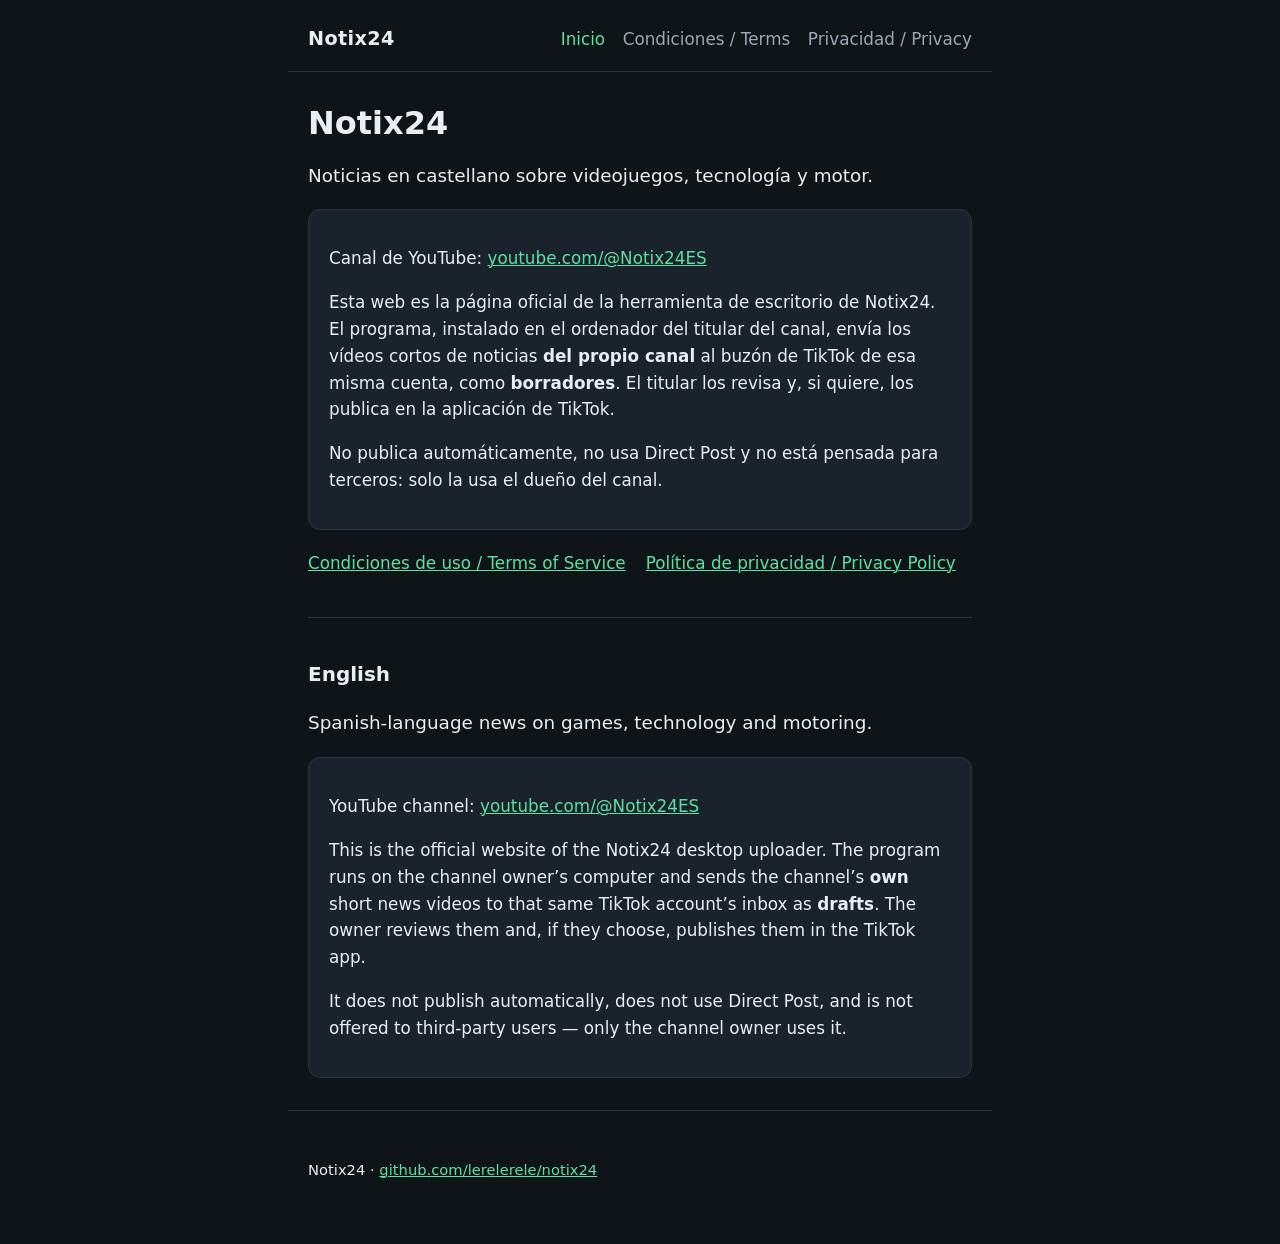
<file: index.html>
<!DOCTYPE html>
<html lang="es">
<head>
  <meta charset="utf-8">
  <meta name="viewport" content="width=device-width, initial-scale=1">
  <title>Notix24</title>
  <meta name="description" content="Notix24: noticias en castellano sobre videojuegos, tecnología y motor. Canal de YouTube y herramienta de escritorio para enviar borradores al buzón de TikTok del propio canal.">
  <link rel="stylesheet" href="style.css">
</head>
<body>
  <header>
    <a class="brand" href="index.html">Notix24</a>
    <nav>
      <a href="index.html" aria-current="page">Inicio</a>
      <a href="terms.html">Condiciones / Terms</a>
      <a href="privacy.html">Privacidad / Privacy</a>
    </nav>
  </header>
  <main>
    <h1>Notix24</h1>
    <p class="lead">Noticias en castellano sobre videojuegos, tecnología y motor.</p>
    <div class="card">
      <p>Canal de YouTube: <a href="https://www.youtube.com/@Notix24ES">youtube.com/@Notix24ES</a></p>
      <p>Esta web es la página oficial de la herramienta de escritorio de Notix24. El programa, instalado en el ordenador del titular del canal, envía los vídeos cortos de noticias <strong>del propio canal</strong> al buzón de TikTok de esa misma cuenta, como <strong>borradores</strong>. El titular los revisa y, si quiere, los publica en la aplicación de TikTok.</p>
      <p>No publica automáticamente, no usa Direct Post y no está pensada para terceros: solo la usa el dueño del canal.</p>
    </div>

    <div class="links">
      <a href="terms.html">Condiciones de uso / Terms of Service</a>
      <a href="privacy.html">Política de privacidad / Privacy Policy</a>
    </div>

    <hr>
    <h2 lang="en">English</h2>
    <p lang="en" class="lead">Spanish-language news on games, technology and motoring.</p>
    <div class="card" lang="en">
      <p>YouTube channel: <a href="https://www.youtube.com/@Notix24ES">youtube.com/@Notix24ES</a></p>
      <p>This is the official website of the Notix24 desktop uploader. The program runs on the channel owner’s computer and sends the channel’s <strong>own</strong> short news videos to that same TikTok account’s inbox as <strong>drafts</strong>. The owner reviews them and, if they choose, publishes them in the TikTok app.</p>
      <p>It does not publish automatically, does not use Direct Post, and is not offered to third-party users — only the channel owner uses it.</p>
    </div>
  </main>
  <footer>
    <p>Notix24 · <a href="https://github.com/lerelerele/notix24">github.com/lerelerele/notix24</a></p>
  </footer>
</body>
</html>
</file>
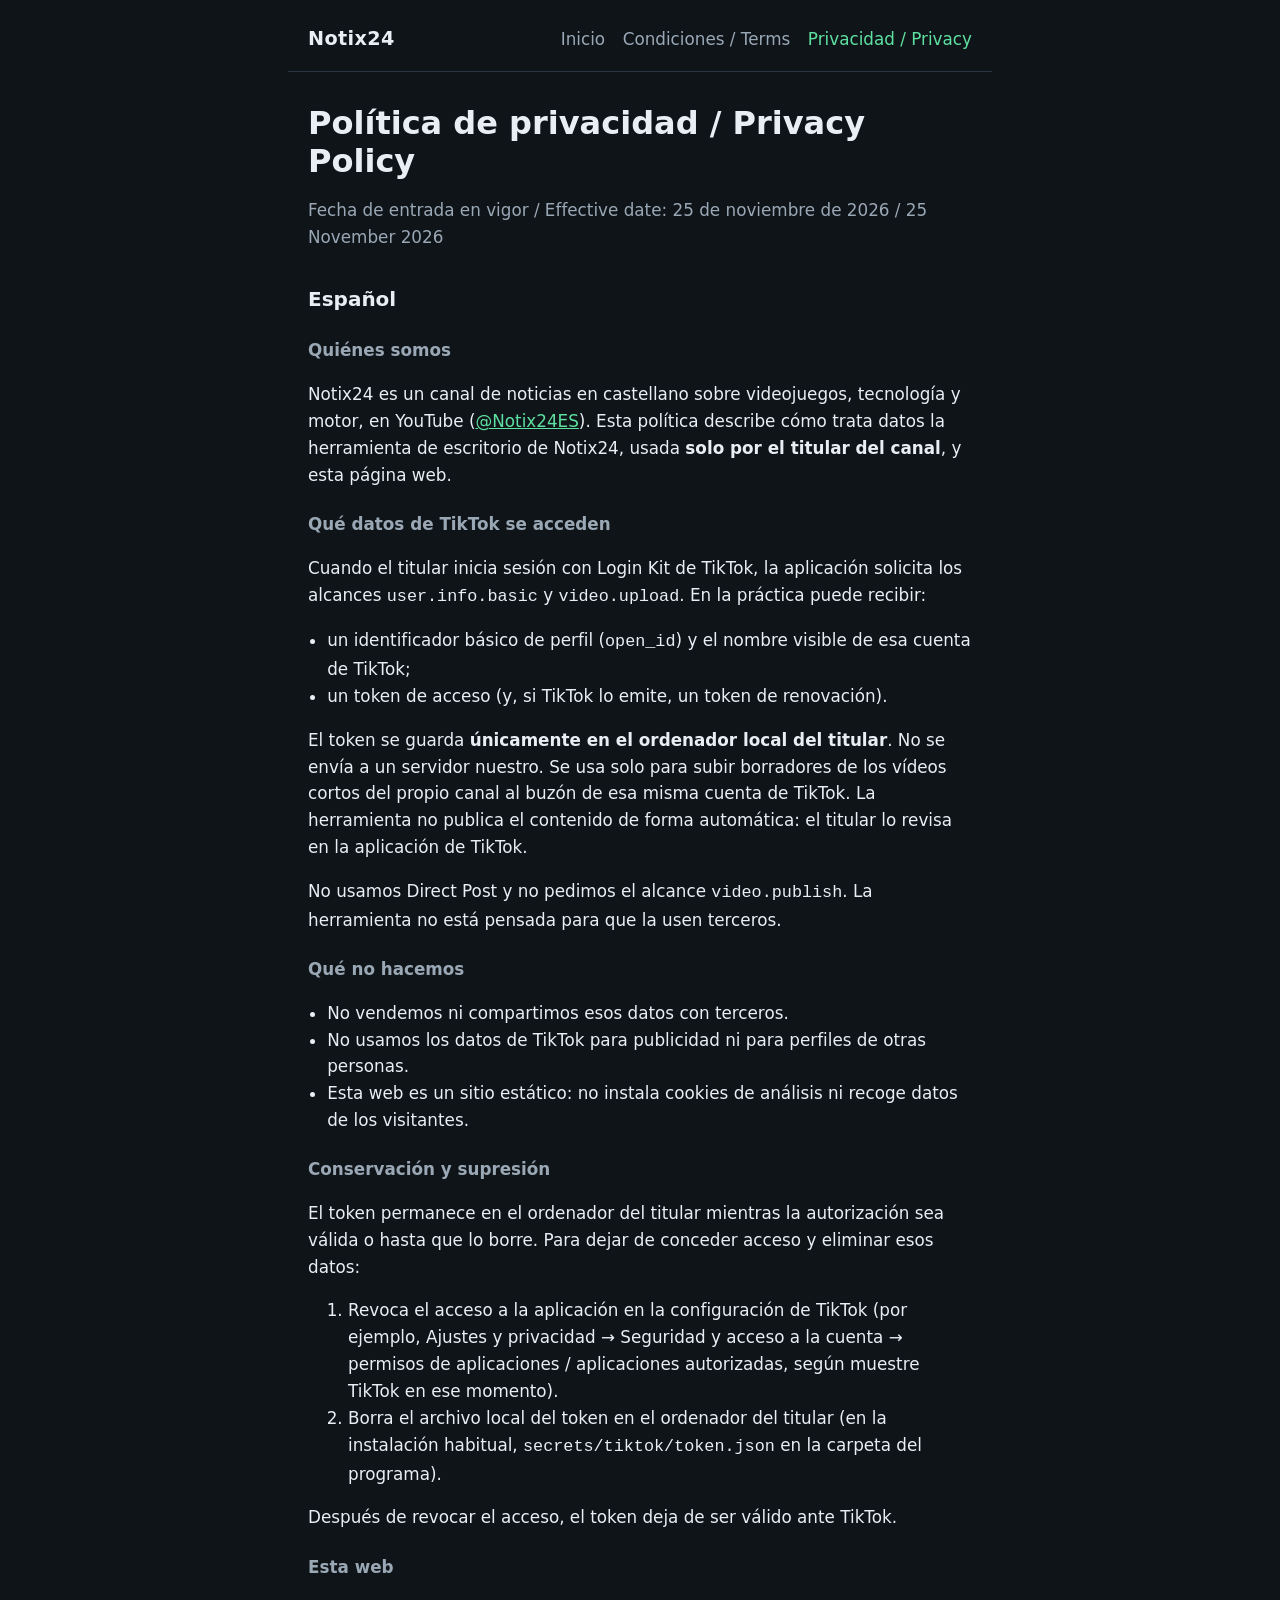
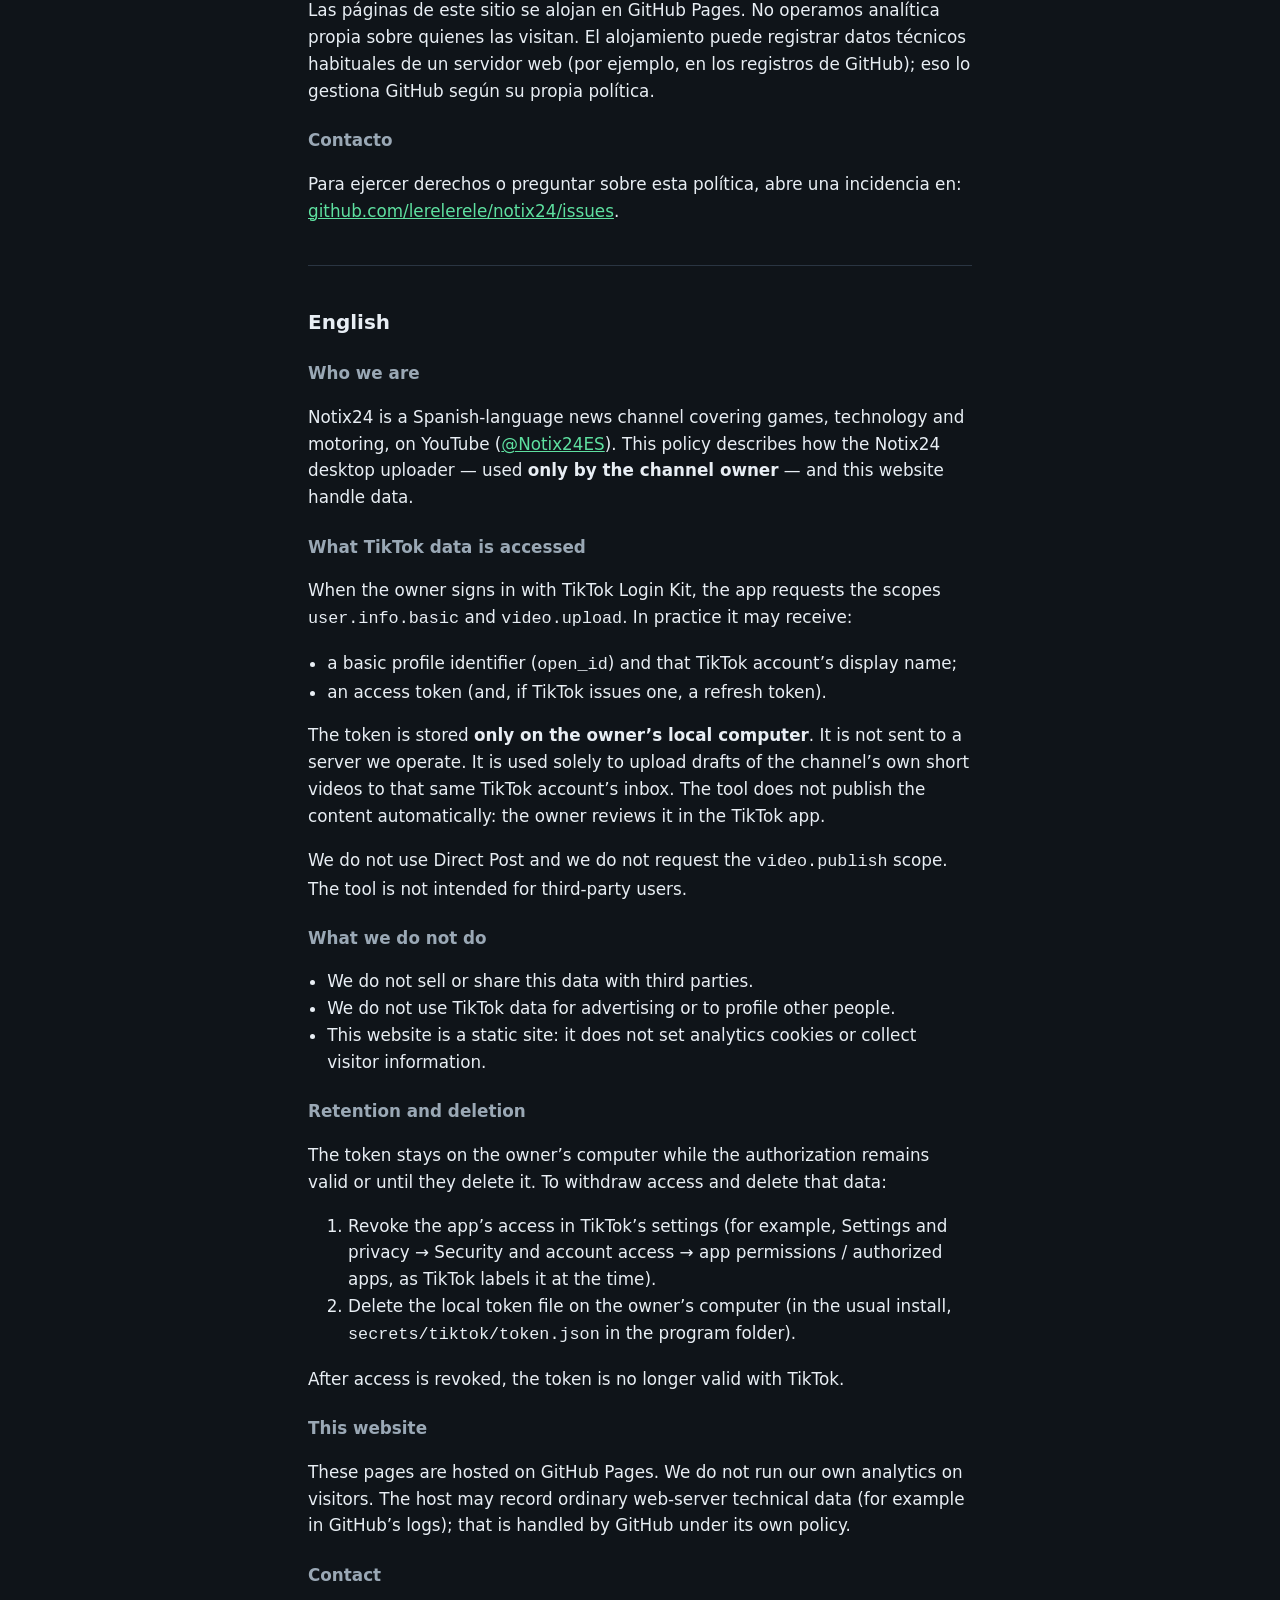
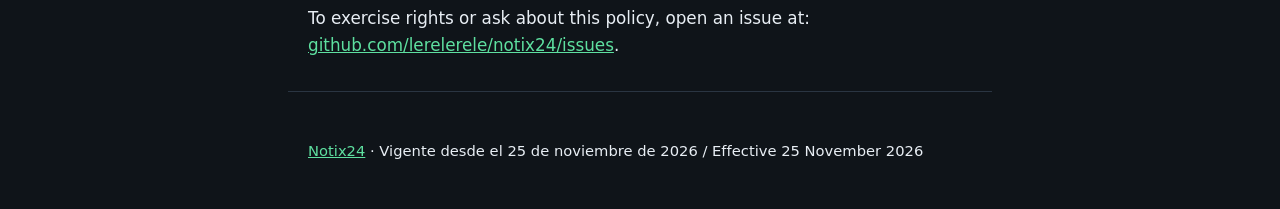
<file: privacy.html>
<!DOCTYPE html>
<html lang="es">
<head>
  <meta charset="utf-8">
  <meta name="viewport" content="width=device-width, initial-scale=1">
  <title>Política de privacidad / Privacy Policy — Notix24</title>
  <meta name="description" content="Privacy Policy and Política de privacidad for the Notix24 desktop uploader. Effective date 25 November 2026.">
  <link rel="stylesheet" href="style.css">
</head>
<body>
  <header>
    <a class="brand" href="index.html">Notix24</a>
    <nav>
      <a href="index.html">Inicio</a>
      <a href="terms.html">Condiciones / Terms</a>
      <a href="privacy.html" aria-current="page">Privacidad / Privacy</a>
    </nav>
  </header>
  <main>
    <h1>Política de privacidad / Privacy Policy</h1>
    <p class="date">Fecha de entrada en vigor / Effective date: 25 de noviembre de 2026 / 25 November 2026</p>

    <h2>Español</h2>
    <h3>Quiénes somos</h3>
    <p>Notix24 es un canal de noticias en castellano sobre videojuegos, tecnología y motor, en YouTube (<a href="https://www.youtube.com/@Notix24ES">@Notix24ES</a>). Esta política describe cómo trata datos la herramienta de escritorio de Notix24, usada <strong>solo por el titular del canal</strong>, y esta página web.</p>

    <h3>Qué datos de TikTok se acceden</h3>
    <p>Cuando el titular inicia sesión con Login Kit de TikTok, la aplicación solicita los alcances <code>user.info.basic</code> y <code>video.upload</code>. En la práctica puede recibir:</p>
    <ul>
      <li>un identificador básico de perfil (<code>open_id</code>) y el nombre visible de esa cuenta de TikTok;</li>
      <li>un token de acceso (y, si TikTok lo emite, un token de renovación).</li>
    </ul>
    <p>El token se guarda <strong>únicamente en el ordenador local del titular</strong>. No se envía a un servidor nuestro. Se usa solo para subir borradores de los vídeos cortos del propio canal al buzón de esa misma cuenta de TikTok. La herramienta no publica el contenido de forma automática: el titular lo revisa en la aplicación de TikTok.</p>
    <p>No usamos Direct Post y no pedimos el alcance <code>video.publish</code>. La herramienta no está pensada para que la usen terceros.</p>

    <h3>Qué no hacemos</h3>
    <ul>
      <li>No vendemos ni compartimos esos datos con terceros.</li>
      <li>No usamos los datos de TikTok para publicidad ni para perfiles de otras personas.</li>
      <li>Esta web es un sitio estático: no instala cookies de análisis ni recoge datos de los visitantes.</li>
    </ul>

    <h3>Conservación y supresión</h3>
    <p>El token permanece en el ordenador del titular mientras la autorización sea válida o hasta que lo borre. Para dejar de conceder acceso y eliminar esos datos:</p>
    <ol>
      <li>Revoca el acceso a la aplicación en la configuración de TikTok (por ejemplo, Ajustes y privacidad → Seguridad y acceso a la cuenta → permisos de aplicaciones / aplicaciones autorizadas, según muestre TikTok en ese momento).</li>
      <li>Borra el archivo local del token en el ordenador del titular (en la instalación habitual, <code>secrets/tiktok/token.json</code> en la carpeta del programa).</li>
    </ol>
    <p>Después de revocar el acceso, el token deja de ser válido ante TikTok.</p>

    <h3>Esta web</h3>
    <p>Las páginas de este sitio se alojan en GitHub Pages. No operamos analítica propia sobre quienes las visitan. El alojamiento puede registrar datos técnicos habituales de un servidor web (por ejemplo, en los registros de GitHub); eso lo gestiona GitHub según su propia política.</p>

    <h3>Contacto</h3>
    <p>Para ejercer derechos o preguntar sobre esta política, abre una incidencia en: <a href="https://github.com/lerelerele/notix24/issues">github.com/lerelerele/notix24/issues</a>.</p>

    <hr>

    <h2 lang="en">English</h2>
    <h3 lang="en">Who we are</h3>
    <p lang="en">Notix24 is a Spanish-language news channel covering games, technology and motoring, on YouTube (<a href="https://www.youtube.com/@Notix24ES">@Notix24ES</a>). This policy describes how the Notix24 desktop uploader — used <strong>only by the channel owner</strong> — and this website handle data.</p>

    <h3 lang="en">What TikTok data is accessed</h3>
    <p lang="en">When the owner signs in with TikTok Login Kit, the app requests the scopes <code>user.info.basic</code> and <code>video.upload</code>. In practice it may receive:</p>
    <ul lang="en">
      <li>a basic profile identifier (<code>open_id</code>) and that TikTok account’s display name;</li>
      <li>an access token (and, if TikTok issues one, a refresh token).</li>
    </ul>
    <p lang="en">The token is stored <strong>only on the owner’s local computer</strong>. It is not sent to a server we operate. It is used solely to upload drafts of the channel’s own short videos to that same TikTok account’s inbox. The tool does not publish the content automatically: the owner reviews it in the TikTok app.</p>
    <p lang="en">We do not use Direct Post and we do not request the <code>video.publish</code> scope. The tool is not intended for third-party users.</p>

    <h3 lang="en">What we do not do</h3>
    <ul lang="en">
      <li>We do not sell or share this data with third parties.</li>
      <li>We do not use TikTok data for advertising or to profile other people.</li>
      <li>This website is a static site: it does not set analytics cookies or collect visitor information.</li>
    </ul>

    <h3 lang="en">Retention and deletion</h3>
    <p lang="en">The token stays on the owner’s computer while the authorization remains valid or until they delete it. To withdraw access and delete that data:</p>
    <ol lang="en">
      <li>Revoke the app’s access in TikTok’s settings (for example, Settings and privacy → Security and account access → app permissions / authorized apps, as TikTok labels it at the time).</li>
      <li>Delete the local token file on the owner’s computer (in the usual install, <code>secrets/tiktok/token.json</code> in the program folder).</li>
    </ol>
    <p lang="en">After access is revoked, the token is no longer valid with TikTok.</p>

    <h3 lang="en">This website</h3>
    <p lang="en">These pages are hosted on GitHub Pages. We do not run our own analytics on visitors. The host may record ordinary web-server technical data (for example in GitHub’s logs); that is handled by GitHub under its own policy.</p>

    <h3 lang="en">Contact</h3>
    <p lang="en">To exercise rights or ask about this policy, open an issue at: <a href="https://github.com/lerelerele/notix24/issues">github.com/lerelerele/notix24/issues</a>.</p>
  </main>
  <footer>
    <p><a href="index.html">Notix24</a> · Vigente desde el 25 de noviembre de 2026 / Effective 25 November 2026</p>
  </footer>
</body>
</html>
</file>
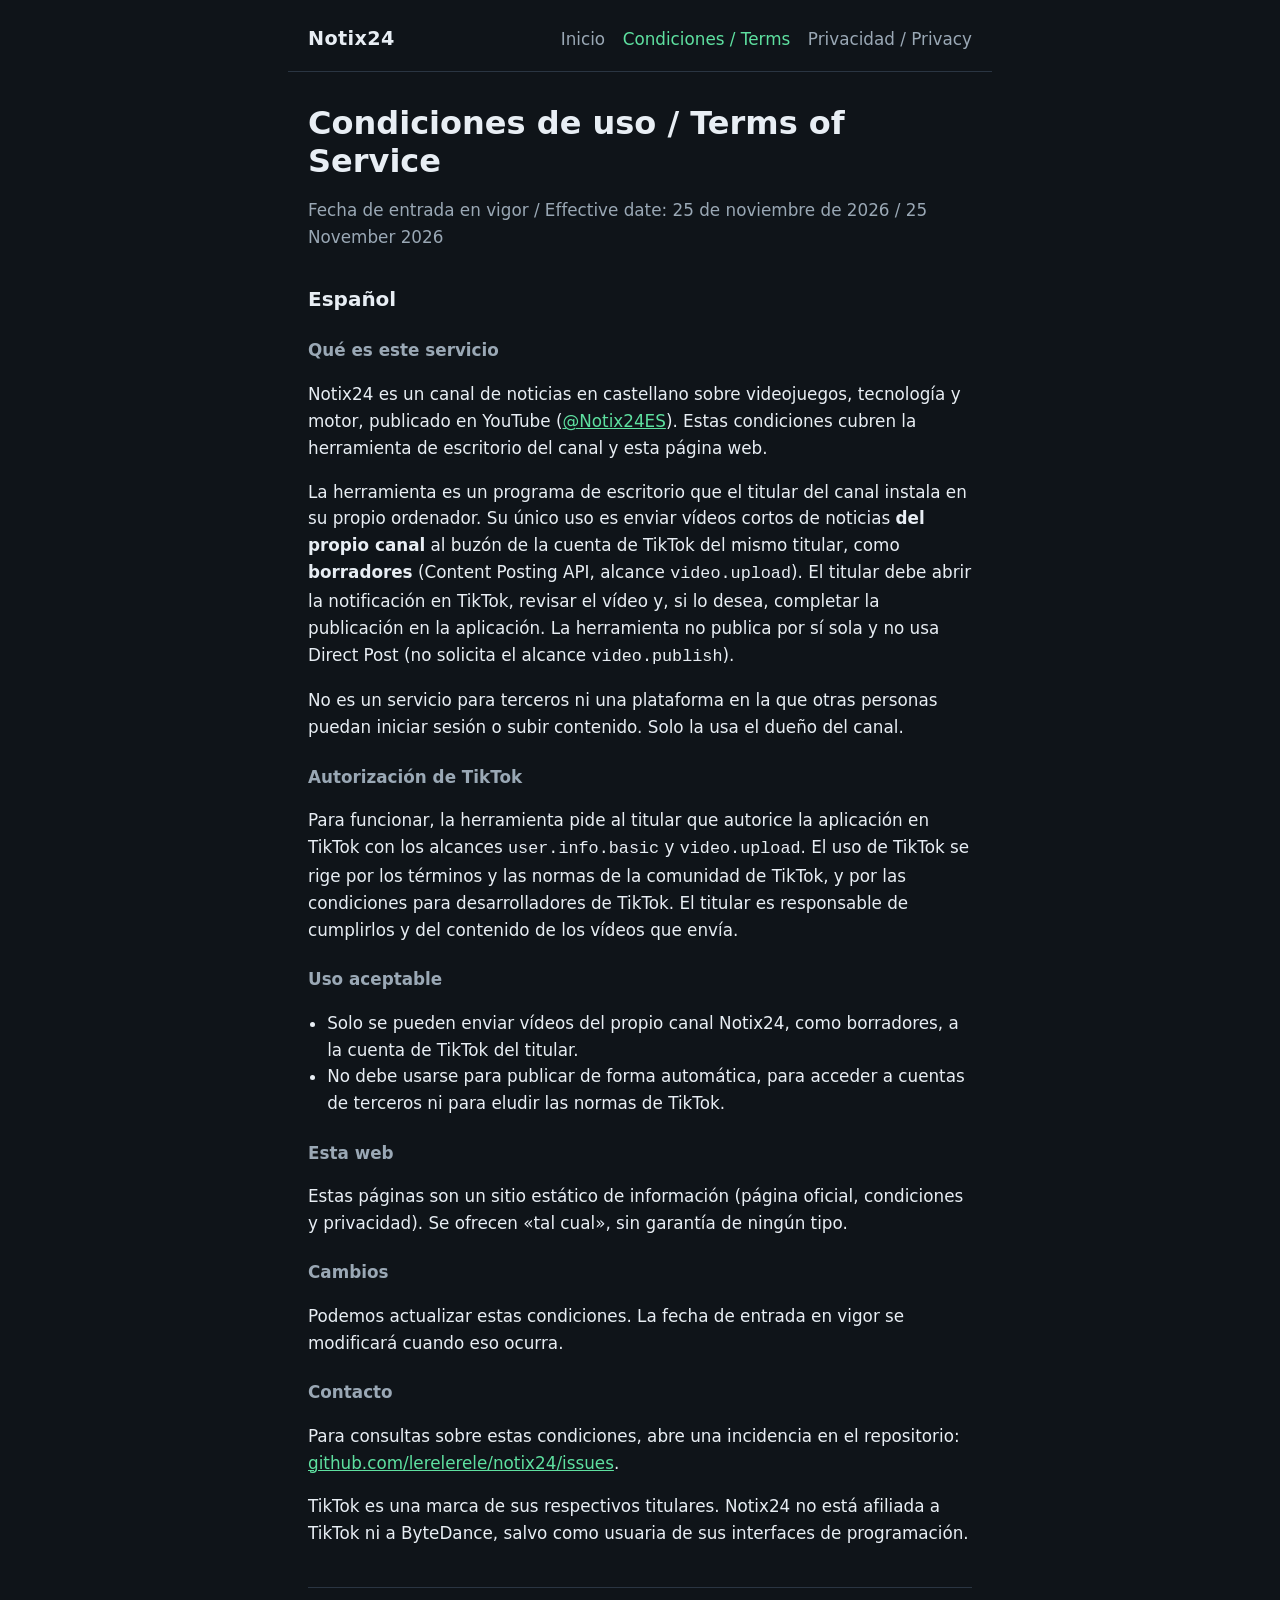
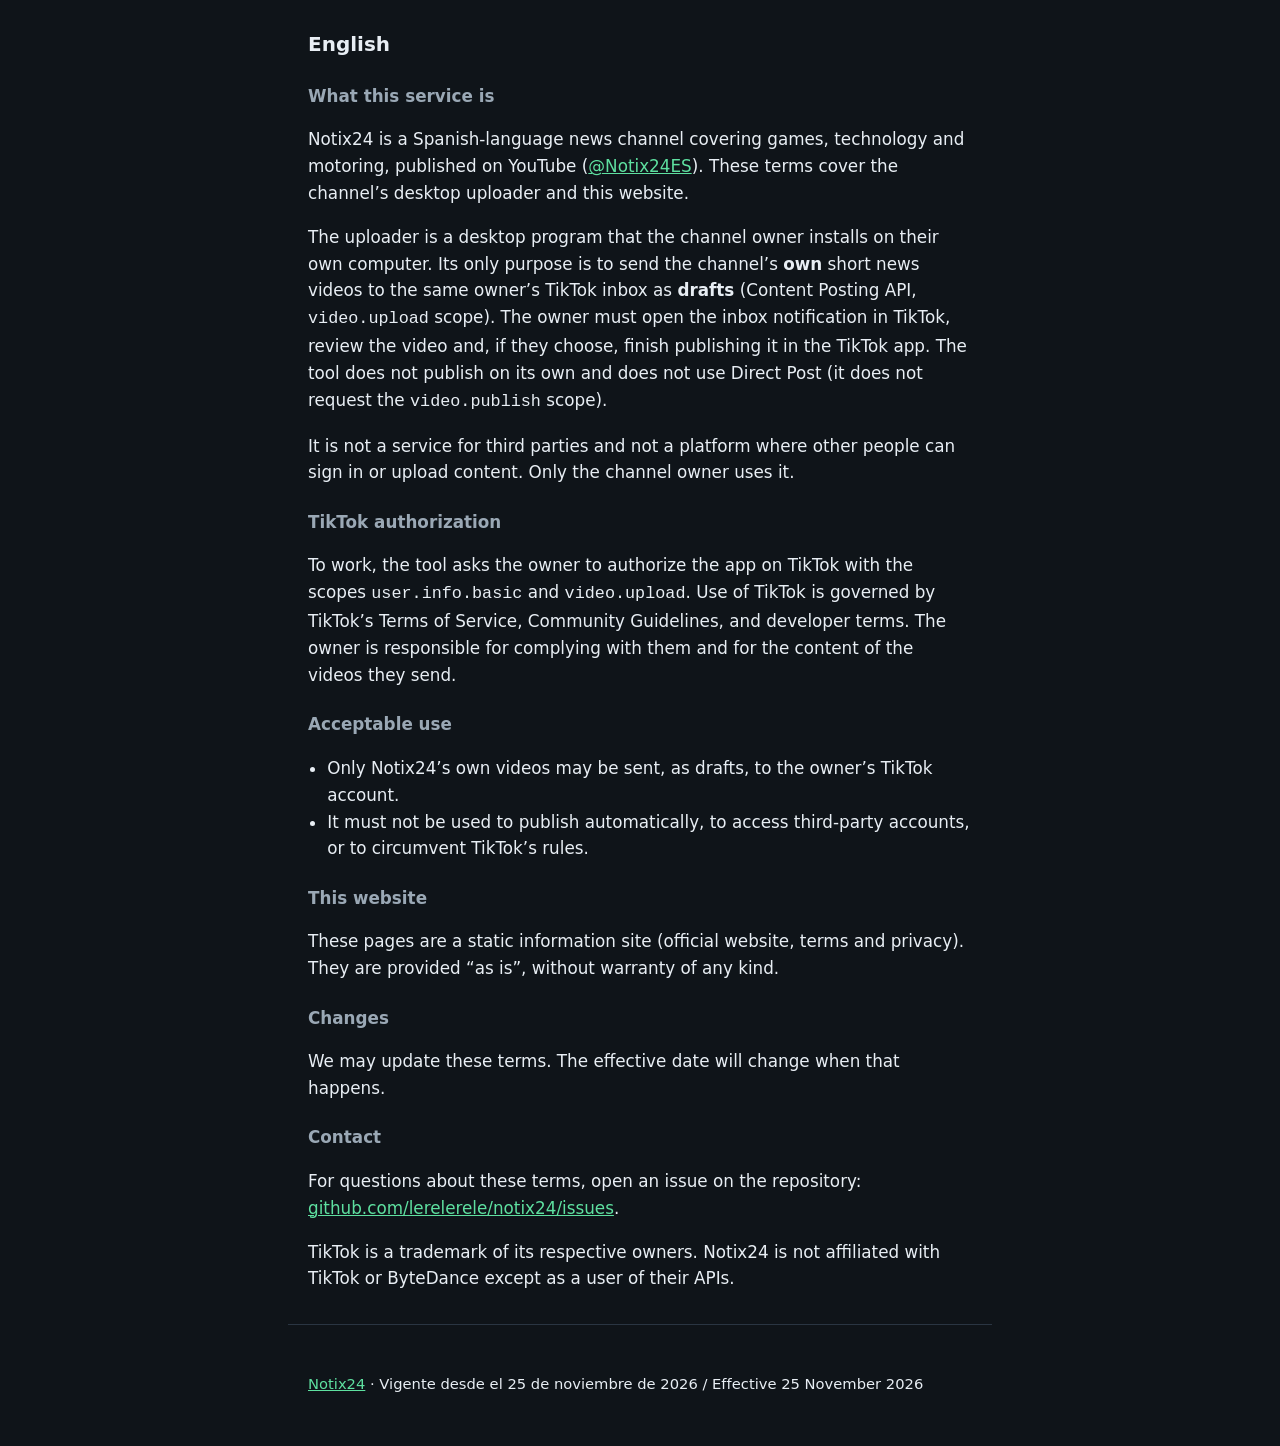
<file: terms.html>
<!DOCTYPE html>
<html lang="es">
<head>
  <meta charset="utf-8">
  <meta name="viewport" content="width=device-width, initial-scale=1">
  <title>Condiciones de uso / Terms of Service — Notix24</title>
  <meta name="description" content="Terms of Service and Condiciones de uso for the Notix24 desktop uploader. Effective date 25 November 2026.">
  <link rel="stylesheet" href="style.css">
</head>
<body>
  <header>
    <a class="brand" href="index.html">Notix24</a>
    <nav>
      <a href="index.html">Inicio</a>
      <a href="terms.html" aria-current="page">Condiciones / Terms</a>
      <a href="privacy.html">Privacidad / Privacy</a>
    </nav>
  </header>
  <main>
    <h1>Condiciones de uso / Terms of Service</h1>
    <p class="date">Fecha de entrada en vigor / Effective date: 25 de noviembre de 2026 / 25 November 2026</p>

    <h2>Español</h2>
    <h3>Qué es este servicio</h3>
    <p>Notix24 es un canal de noticias en castellano sobre videojuegos, tecnología y motor, publicado en YouTube (<a href="https://www.youtube.com/@Notix24ES">@Notix24ES</a>). Estas condiciones cubren la herramienta de escritorio del canal y esta página web.</p>
    <p>La herramienta es un programa de escritorio que el titular del canal instala en su propio ordenador. Su único uso es enviar vídeos cortos de noticias <strong>del propio canal</strong> al buzón de la cuenta de TikTok del mismo titular, como <strong>borradores</strong> (Content Posting API, alcance <code>video.upload</code>). El titular debe abrir la notificación en TikTok, revisar el vídeo y, si lo desea, completar la publicación en la aplicación. La herramienta no publica por sí sola y no usa Direct Post (no solicita el alcance <code>video.publish</code>).</p>
    <p>No es un servicio para terceros ni una plataforma en la que otras personas puedan iniciar sesión o subir contenido. Solo la usa el dueño del canal.</p>

    <h3>Autorización de TikTok</h3>
    <p>Para funcionar, la herramienta pide al titular que autorice la aplicación en TikTok con los alcances <code>user.info.basic</code> y <code>video.upload</code>. El uso de TikTok se rige por los términos y las normas de la comunidad de TikTok, y por las condiciones para desarrolladores de TikTok. El titular es responsable de cumplirlos y del contenido de los vídeos que envía.</p>

    <h3>Uso aceptable</h3>
    <ul>
      <li>Solo se pueden enviar vídeos del propio canal Notix24, como borradores, a la cuenta de TikTok del titular.</li>
      <li>No debe usarse para publicar de forma automática, para acceder a cuentas de terceros ni para eludir las normas de TikTok.</li>
    </ul>

    <h3>Esta web</h3>
    <p>Estas páginas son un sitio estático de información (página oficial, condiciones y privacidad). Se ofrecen «tal cual», sin garantía de ningún tipo.</p>

    <h3>Cambios</h3>
    <p>Podemos actualizar estas condiciones. La fecha de entrada en vigor se modificará cuando eso ocurra.</p>

    <h3>Contacto</h3>
    <p>Para consultas sobre estas condiciones, abre una incidencia en el repositorio: <a href="https://github.com/lerelerele/notix24/issues">github.com/lerelerele/notix24/issues</a>.</p>
    <p>TikTok es una marca de sus respectivos titulares. Notix24 no está afiliada a TikTok ni a ByteDance, salvo como usuaria de sus interfaces de programación.</p>

    <hr>

    <h2 lang="en">English</h2>
    <h3 lang="en">What this service is</h3>
    <p lang="en">Notix24 is a Spanish-language news channel covering games, technology and motoring, published on YouTube (<a href="https://www.youtube.com/@Notix24ES">@Notix24ES</a>). These terms cover the channel’s desktop uploader and this website.</p>
    <p lang="en">The uploader is a desktop program that the channel owner installs on their own computer. Its only purpose is to send the channel’s <strong>own</strong> short news videos to the same owner’s TikTok inbox as <strong>drafts</strong> (Content Posting API, <code>video.upload</code> scope). The owner must open the inbox notification in TikTok, review the video and, if they choose, finish publishing it in the TikTok app. The tool does not publish on its own and does not use Direct Post (it does not request the <code>video.publish</code> scope).</p>
    <p lang="en">It is not a service for third parties and not a platform where other people can sign in or upload content. Only the channel owner uses it.</p>

    <h3 lang="en">TikTok authorization</h3>
    <p lang="en">To work, the tool asks the owner to authorize the app on TikTok with the scopes <code>user.info.basic</code> and <code>video.upload</code>. Use of TikTok is governed by TikTok’s Terms of Service, Community Guidelines, and developer terms. The owner is responsible for complying with them and for the content of the videos they send.</p>

    <h3 lang="en">Acceptable use</h3>
    <ul lang="en">
      <li>Only Notix24’s own videos may be sent, as drafts, to the owner’s TikTok account.</li>
      <li>It must not be used to publish automatically, to access third-party accounts, or to circumvent TikTok’s rules.</li>
    </ul>

    <h3 lang="en">This website</h3>
    <p lang="en">These pages are a static information site (official website, terms and privacy). They are provided “as is”, without warranty of any kind.</p>

    <h3 lang="en">Changes</h3>
    <p lang="en">We may update these terms. The effective date will change when that happens.</p>

    <h3 lang="en">Contact</h3>
    <p lang="en">For questions about these terms, open an issue on the repository: <a href="https://github.com/lerelerele/notix24/issues">github.com/lerelerele/notix24/issues</a>.</p>
    <p lang="en">TikTok is a trademark of its respective owners. Notix24 is not affiliated with TikTok or ByteDance except as a user of their APIs.</p>
  </main>
  <footer>
    <p><a href="index.html">Notix24</a> · Vigente desde el 25 de noviembre de 2026 / Effective 25 November 2026</p>
  </footer>
</body>
</html>
</file>
<file: style.css>
:root {
  --bg: #0f1419;
  --card: #1a222c;
  --text: #e8eef4;
  --muted: #9aa8b5;
  --accent: #5ee0a0;
  --line: #2a3542;
  --max: 44rem;
}
* { box-sizing: border-box; }
html { scroll-behavior: smooth; }
body {
  margin: 0;
  font: 1.05rem/1.6 "Segoe UI", "Helvetica Neue", system-ui, sans-serif;
  background: var(--bg);
  color: var(--text);
}
a { color: var(--accent); text-decoration-thickness: 1px; }
a:hover { text-decoration: none; }
header, main, footer { max-width: var(--max); margin: 0 auto; padding: 0 1.25rem; }
header {
  display: flex;
  flex-wrap: wrap;
  align-items: baseline;
  justify-content: space-between;
  gap: 0.75rem 1.5rem;
  padding-top: 1.5rem;
  padding-bottom: 1rem;
  border-bottom: 1px solid var(--line);
}
.brand { font-weight: 700; font-size: 1.2rem; color: var(--text); text-decoration: none; letter-spacing: 0.02em; }
nav { display: flex; gap: 1.1rem; }
nav a { color: var(--muted); text-decoration: none; }
nav a:hover, nav a[aria-current="page"] { color: var(--accent); }
h1 { font-size: 2rem; line-height: 1.2; margin: 2rem 0 0.8rem; }
h2 { font-size: 1.25rem; margin: 2rem 0 0.6rem; }
h3 { font-size: 1.05rem; margin: 1.4rem 0 0.4rem; color: var(--muted); font-weight: 600; }
p, li { color: var(--text); }
.muted, .date { color: var(--muted); }
.lead { font-size: 1.15rem; }
.card {
  background: var(--card);
  border: 1px solid var(--line);
  border-radius: 12px;
  padding: 1.15rem 1.25rem;
  margin: 1.2rem 0;
}
.links { display: flex; flex-wrap: wrap; gap: 0.75rem 1.25rem; margin: 1.25rem 0 2rem; }
hr { border: 0; border-top: 1px solid var(--line); margin: 2.5rem 0; }
footer {
  padding: 2rem 1.25rem 3rem;
  color: var(--muted);
  font-size: 0.92rem;
  border-top: 1px solid var(--line);
  margin-top: 2rem;
}
ul { padding-left: 1.2rem; }
lang-block { display: block; }
</file>
